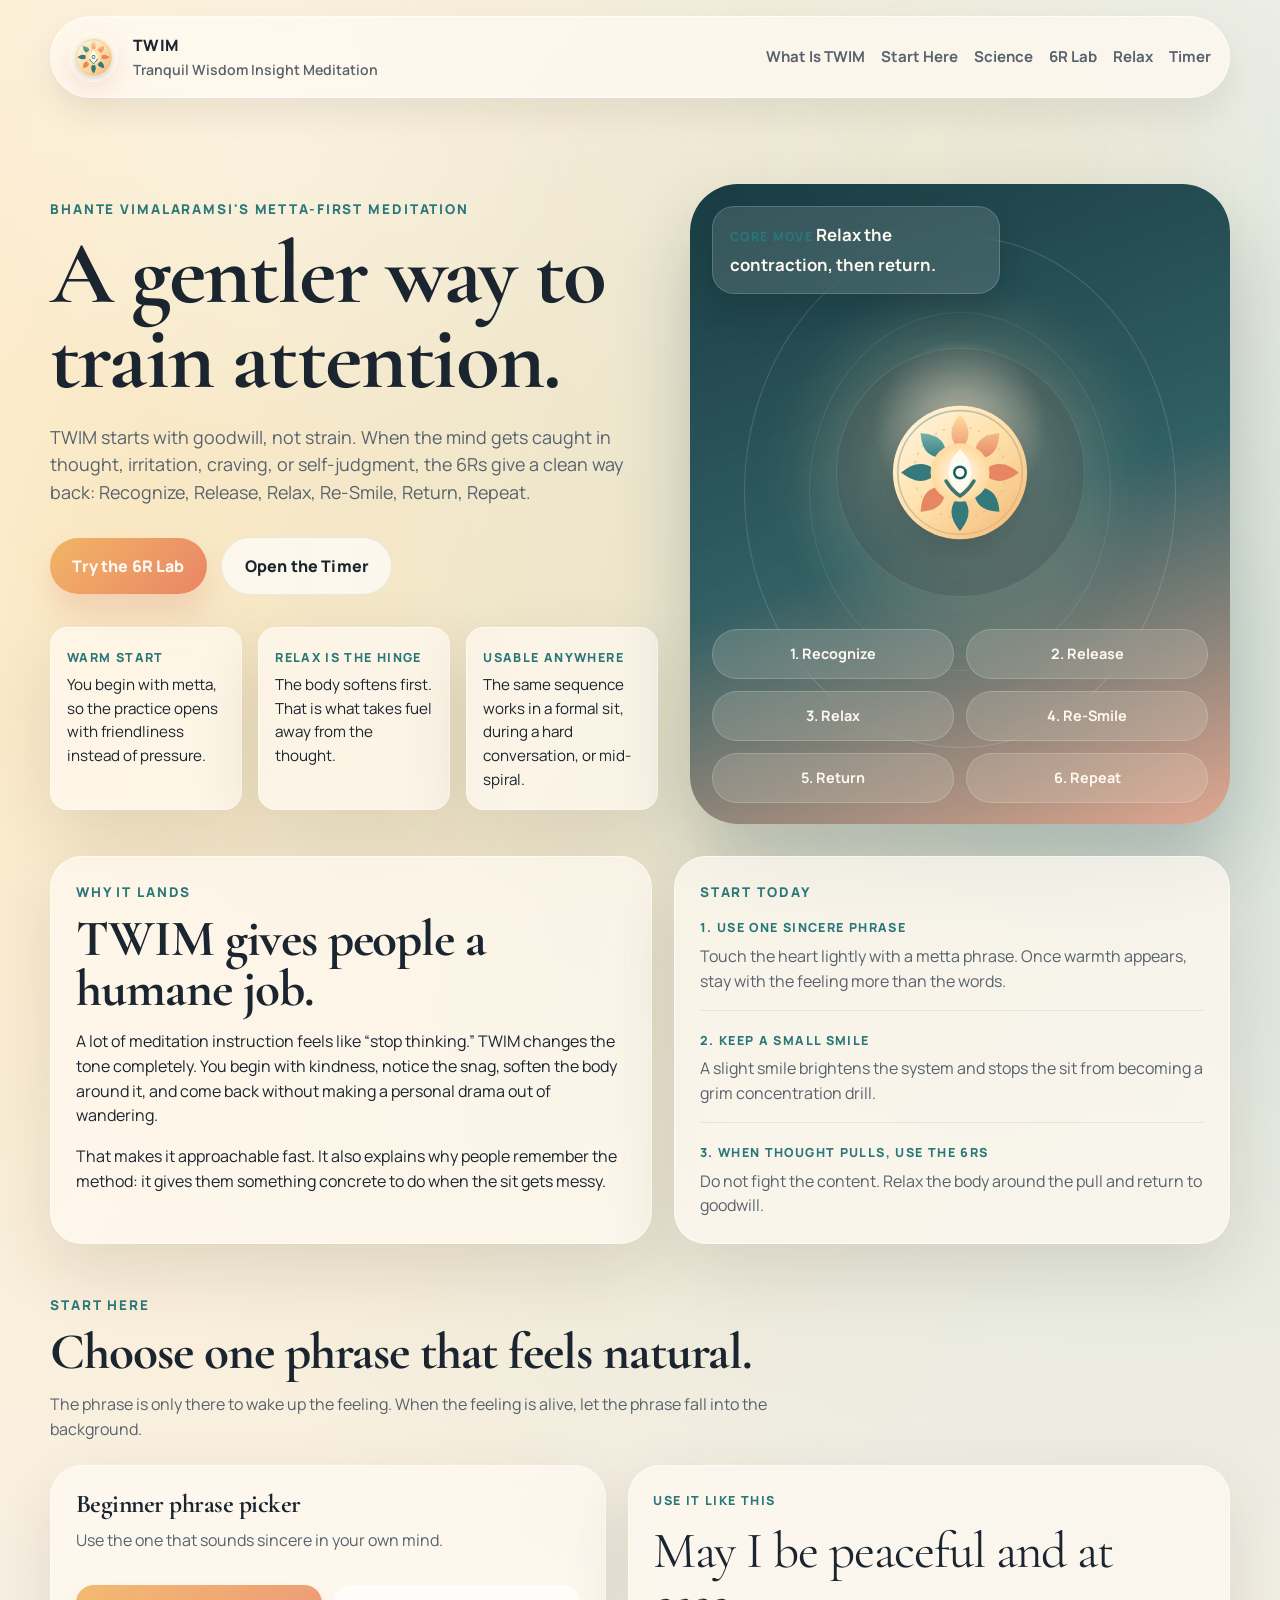
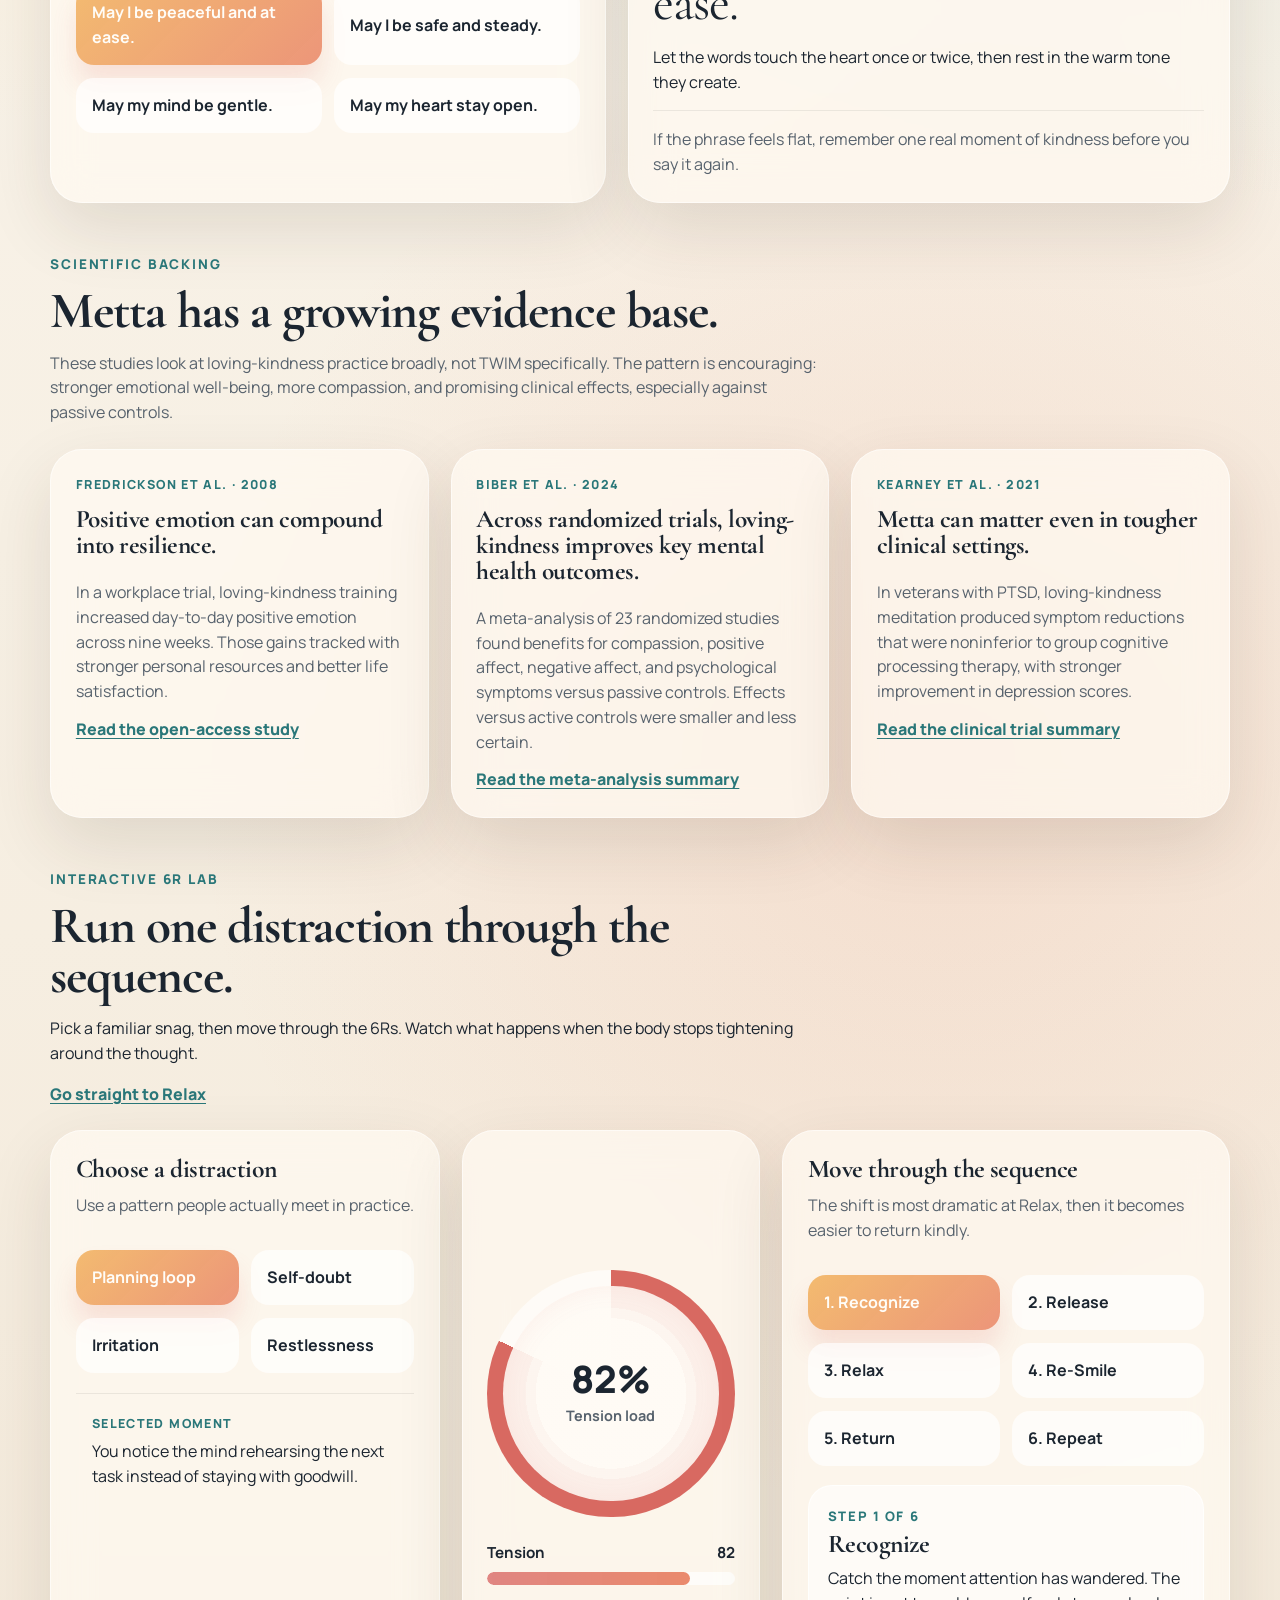
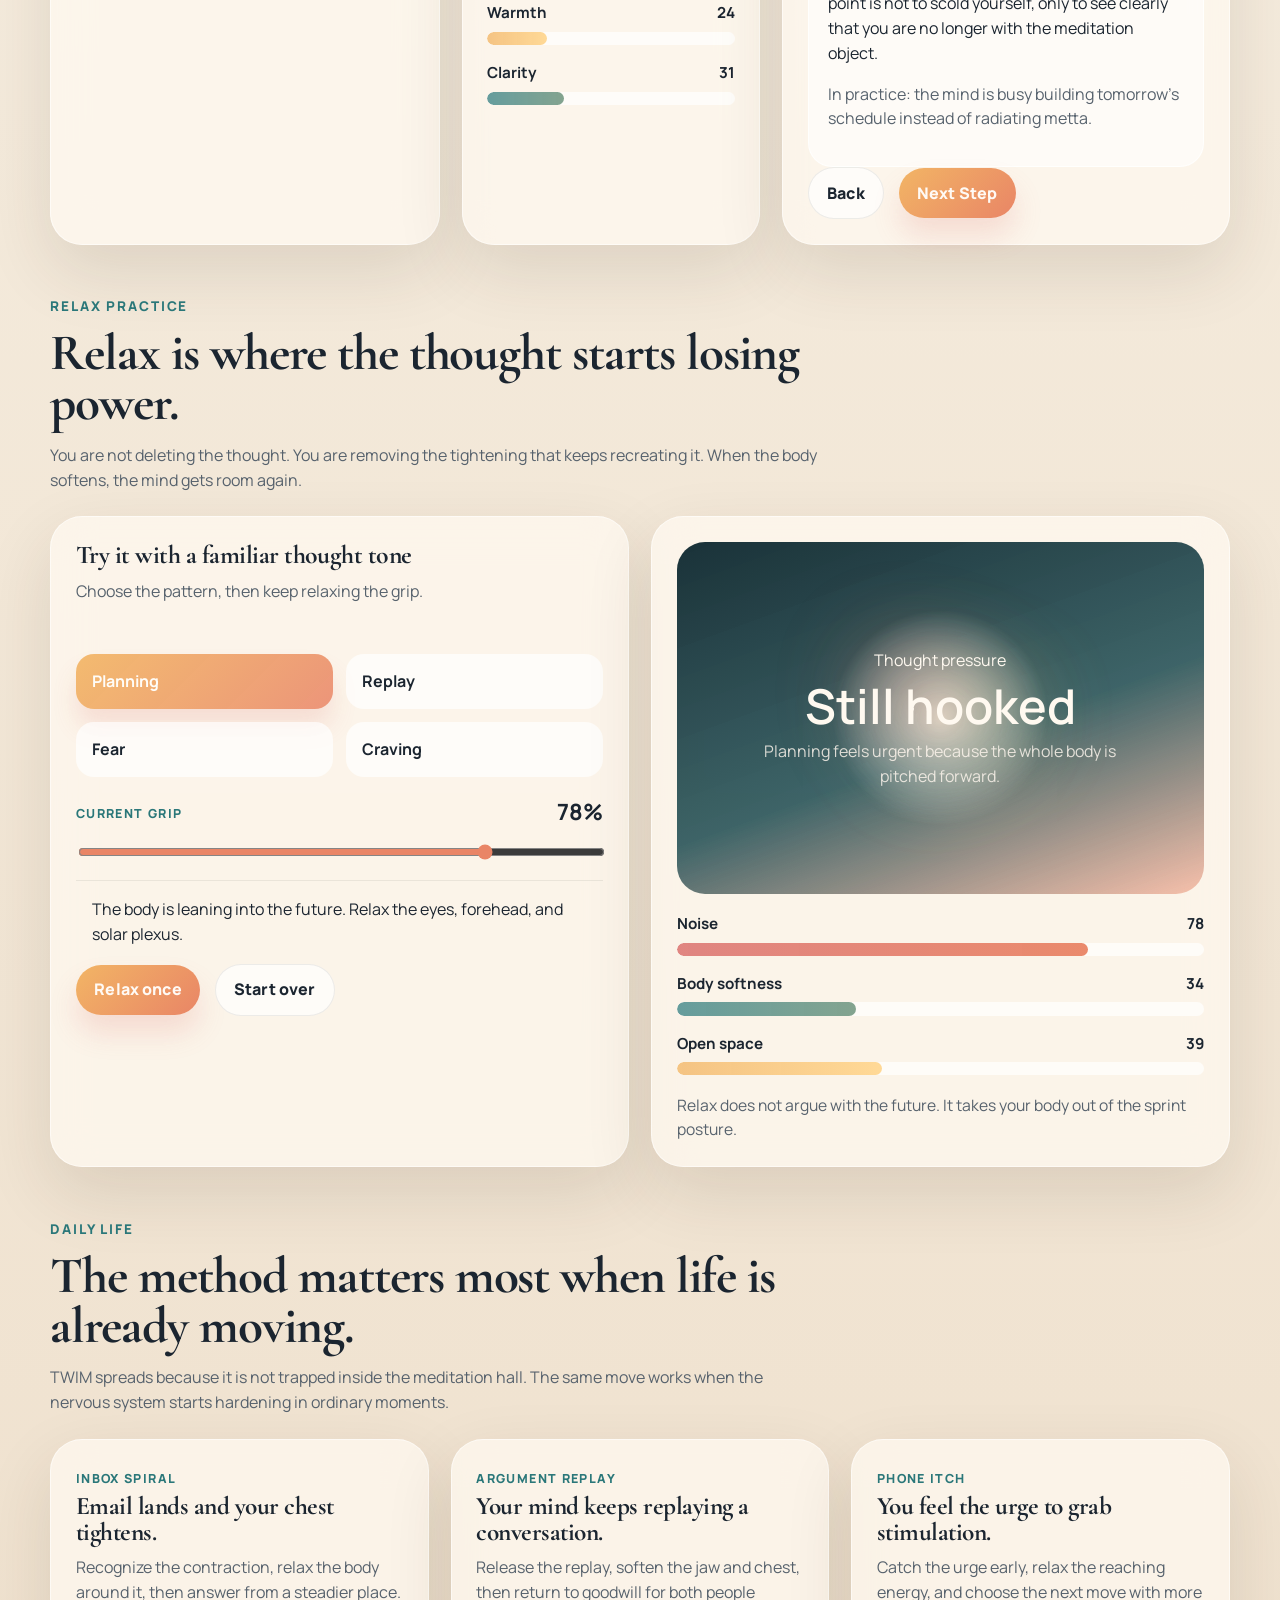
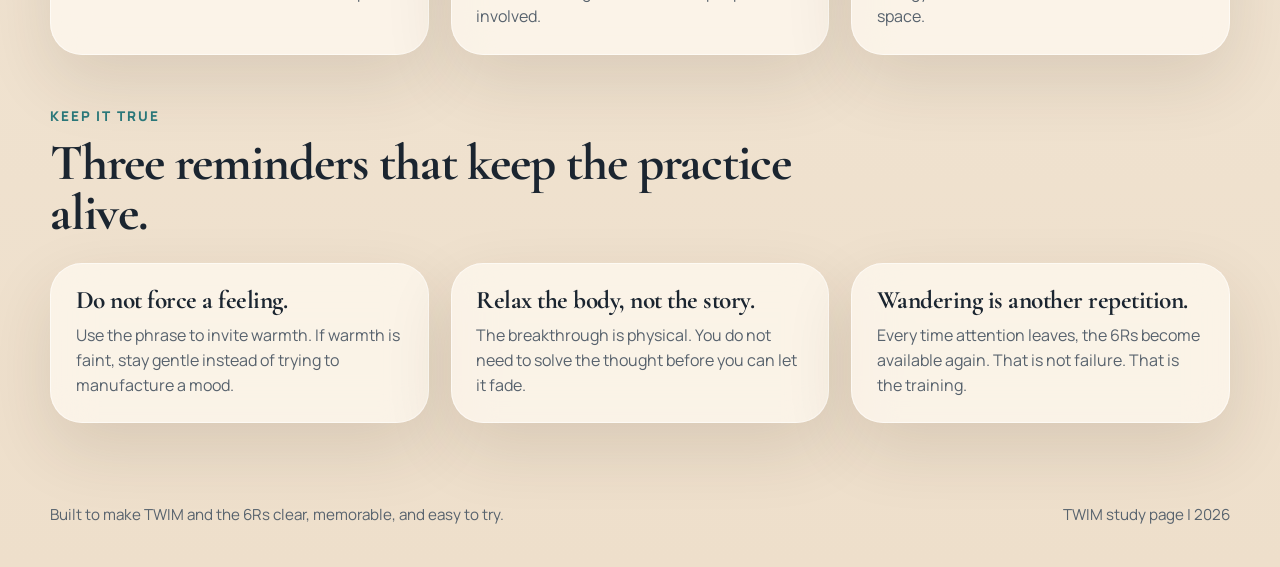
<file: index.html>
<!doctype html>
<html lang="en">
  <head>
    <meta charset="utf-8">
    <meta name="viewport" content="width=device-width, initial-scale=1">
    <title>TWIM | Metta, Relax, Return</title>
    <meta
      name="description"
      content="A clear, beautiful introduction to Tranquil Wisdom Insight Meditation, the 6R method, and why metta practice works."
    >
    <meta name="theme-color" content="#f7f0e4">
    <link rel="preconnect" href="https://fonts.googleapis.com">
    <link rel="preconnect" href="https://fonts.gstatic.com" crossorigin>
    <link
      href="https://fonts.googleapis.com/css2?family=Cormorant+Garamond:wght@500;600;700&family=Manrope:wght@400;500;600;700;800&display=swap"
      rel="stylesheet"
    >
    <link rel="stylesheet" href="styles.css">
  </head>
  <body>
    <div class="site-backdrop" aria-hidden="true"></div>

    <header class="site-header">
      <a class="brand" href="#top" aria-label="TWIM home">
        <img class="brand-logo" src="logo.svg" alt="TWIM lotus logo">
        <span class="brand-text">
          <strong>TWIM</strong>
          <span>Tranquil Wisdom Insight Meditation</span>
        </span>
      </a>
      <button class="menu-toggle" type="button" aria-expanded="false" aria-controls="site-nav">
        Menu
      </button>
      <nav class="site-nav" id="site-nav">
        <a href="#what-is-twim">What Is TWIM</a>
        <a href="#phrases">Start Here</a>
        <a href="#science">Science</a>
        <a href="#six-r-lab">6R Lab</a>
        <a href="#relax-practice">Relax</a>
        <a href="timer.html">Timer</a>
      </nav>
    </header>

    <main id="top">
      <section class="hero reveal">
        <div class="hero-copy">
          <p class="eyebrow">Bhante Vimalaramsi's metta-first meditation</p>
          <h1>A gentler way to train attention.</h1>
          <p class="hero-lede">
            TWIM starts with goodwill, not strain. When the mind gets caught in thought, irritation, craving, or
            self-judgment, the 6Rs give a clean way back: Recognize, Release, Relax, Re-Smile, Return, Repeat.
          </p>
          <div class="hero-actions">
            <a class="button button-primary" href="#six-r-lab">Try the 6R Lab</a>
            <a class="button button-ghost" href="timer.html">Open the Timer</a>
          </div>
          <div class="hero-points" aria-label="TWIM highlights">
            <article class="mini-card">
              <span class="mini-card__label">Warm start</span>
              <p>You begin with metta, so the practice opens with friendliness instead of pressure.</p>
            </article>
            <article class="mini-card">
              <span class="mini-card__label">Relax is the hinge</span>
              <p>The body softens first. That is what takes fuel away from the thought.</p>
            </article>
            <article class="mini-card">
              <span class="mini-card__label">Usable anywhere</span>
              <p>The same sequence works in a formal sit, during a hard conversation, or mid-spiral.</p>
            </article>
          </div>
        </div>

        <div class="hero-visual" aria-hidden="true">
          <div class="hero-aura hero-aura--gold"></div>
          <div class="hero-aura hero-aura--teal"></div>
          <div class="hero-halo hero-halo--outer"></div>
          <div class="hero-halo hero-halo--inner"></div>
          <div class="hero-emblem">
            <img class="hero-emblem__logo" src="logo.svg" alt="">
          </div>
          <div class="hero-visual-card hero-visual-card--top">
            <span class="hero-visual-card__label">Core move</span>
            <strong>Relax the contraction, then return.</strong>
          </div>
          <div class="hero-step-list">
            <div class="hero-step-pill">1. Recognize</div>
            <div class="hero-step-pill">2. Release</div>
            <div class="hero-step-pill">3. Relax</div>
            <div class="hero-step-pill">4. Re-Smile</div>
            <div class="hero-step-pill">5. Return</div>
            <div class="hero-step-pill">6. Repeat</div>
          </div>
        </div>
      </section>

      <section class="intro-grid reveal" id="what-is-twim">
        <article class="panel panel-story">
          <p class="eyebrow">Why it lands</p>
          <h2>TWIM gives people a humane job.</h2>
          <p>
            A lot of meditation instruction feels like “stop thinking.” TWIM changes the tone completely. You begin
            with kindness, notice the snag, soften the body around it, and come back without making a personal drama
            out of wandering.
          </p>
          <p>
            That makes it approachable fast. It also explains why people remember the method: it gives them something
            concrete to do when the sit gets messy.
          </p>
        </article>

        <article class="panel panel-start">
          <p class="eyebrow">Start today</p>
          <div class="start-list">
            <div class="start-item">
              <span class="start-item__label">1. Use one sincere phrase</span>
              <p>Touch the heart lightly with a metta phrase. Once warmth appears, stay with the feeling more than the words.</p>
            </div>
            <div class="start-item">
              <span class="start-item__label">2. Keep a small smile</span>
              <p>A slight smile brightens the system and stops the sit from becoming a grim concentration drill.</p>
            </div>
            <div class="start-item">
              <span class="start-item__label">3. When thought pulls, use the 6Rs</span>
              <p>Do not fight the content. Relax the body around the pull and return to goodwill.</p>
            </div>
          </div>
        </article>
      </section>

      <section class="section reveal" id="phrases">
        <div class="section-heading">
          <p class="eyebrow">Start Here</p>
          <h2>Choose one phrase that feels natural.</h2>
          <p>
            The phrase is only there to wake up the feeling. When the feeling is alive, let the phrase fall into the
            background.
          </p>
        </div>

        <div class="phrase-layout">
          <article class="panel">
            <div class="panel-heading">
              <h3>Beginner phrase picker</h3>
              <p>Use the one that sounds sincere in your own mind.</p>
            </div>
            <div class="phrase-grid" role="tablist" aria-label="Metta phrases">
              <button class="phrase-button is-active" type="button" data-phrase="peaceful" aria-pressed="true">
                May I be peaceful and at ease.
              </button>
              <button class="phrase-button" type="button" data-phrase="safe" aria-pressed="false">
                May I be safe and steady.
              </button>
              <button class="phrase-button" type="button" data-phrase="gentle" aria-pressed="false">
                May my mind be gentle.
              </button>
              <button class="phrase-button" type="button" data-phrase="open" aria-pressed="false">
                May my heart stay open.
              </button>
            </div>
          </article>

          <article class="panel phrase-display">
            <p class="phrase-display__label">Use it like this</p>
            <blockquote id="phraseFocus">May I be peaceful and at ease.</blockquote>
            <p id="phraseBody">
              Let the words touch the heart once or twice, then rest in the warm tone they create.
            </p>
            <p class="phrase-tip" id="phraseTip">
              If the phrase feels flat, remember one real moment of kindness before you say it again.
            </p>
          </article>
        </div>
      </section>

      <section class="section reveal" id="science">
        <div class="section-heading">
          <p class="eyebrow">Scientific Backing</p>
          <h2>Metta has a growing evidence base.</h2>
          <p>
            These studies look at loving-kindness practice broadly, not TWIM specifically. The pattern is encouraging:
            stronger emotional well-being, more compassion, and promising clinical effects, especially against passive
            controls.
          </p>
        </div>

        <div class="science-grid">
          <article class="panel science-card">
            <span class="science-card__tag">Fredrickson et al. · 2008</span>
            <h3>Positive emotion can compound into resilience.</h3>
            <p>
              In a workplace trial, loving-kindness training increased day-to-day positive emotion across nine weeks.
              Those gains tracked with stronger personal resources and better life satisfaction.
            </p>
            <a class="text-link" href="https://pmc.ncbi.nlm.nih.gov/articles/PMC3156028/" target="_blank" rel="noreferrer">
              Read the open-access study
            </a>
          </article>

          <article class="panel science-card">
            <span class="science-card__tag">Biber et al. · 2024</span>
            <h3>Across randomized trials, loving-kindness improves key mental health outcomes.</h3>
            <p>
              A meta-analysis of 23 randomized studies found benefits for compassion, positive affect, negative affect,
              and psychological symptoms versus passive controls. Effects versus active controls were smaller and less
              certain.
            </p>
            <a class="text-link" href="https://pubmed.ncbi.nlm.nih.gov/38652973/" target="_blank" rel="noreferrer">
              Read the meta-analysis summary
            </a>
          </article>

          <article class="panel science-card">
            <span class="science-card__tag">Kearney et al. · 2021</span>
            <h3>Metta can matter even in tougher clinical settings.</h3>
            <p>
              In veterans with PTSD, loving-kindness meditation produced symptom reductions that were noninferior to
              group cognitive processing therapy, with stronger improvement in depression scores.
            </p>
            <a class="text-link" href="https://pubmed.ncbi.nlm.nih.gov/33861329/" target="_blank" rel="noreferrer">
              Read the clinical trial summary
            </a>
          </article>
        </div>
      </section>

      <section class="section section-lab reveal" id="six-r-lab">
        <div class="section-heading">
          <p class="eyebrow">Interactive 6R Lab</p>
          <h2>Run one distraction through the sequence.</h2>
          <p>
            Pick a familiar snag, then move through the 6Rs. Watch what happens when the body stops tightening around
            the thought.
          </p>
          <a class="text-link" href="#relax-practice">Go straight to Relax</a>
        </div>

        <div class="lab-layout">
          <div class="panel lab-scenarios">
            <div class="panel-heading">
              <h3>Choose a distraction</h3>
              <p>Use a pattern people actually meet in practice.</p>
            </div>
            <div class="scenario-grid" role="tablist" aria-label="Distraction scenarios">
              <button class="scenario-button is-active" type="button" data-scenario="planning" aria-pressed="true">
                Planning loop
              </button>
              <button class="scenario-button" type="button" data-scenario="self-doubt" aria-pressed="false">
                Self-doubt
              </button>
              <button class="scenario-button" type="button" data-scenario="irritation" aria-pressed="false">
                Irritation
              </button>
              <button class="scenario-button" type="button" data-scenario="restlessness" aria-pressed="false">
                Restlessness
              </button>
            </div>
            <div class="lab-scenario-copy">
              <p class="lab-scenario-copy__label">Selected moment</p>
              <p id="scenarioSummary">
                You notice the mind rehearsing the next task instead of staying with goodwill.
              </p>
            </div>
          </div>

          <div class="panel lab-state">
            <div class="state-ring" id="stateRing">
              <div class="state-ring__core">
                <span id="ringMetric">82%</span>
                <small>Tension load</small>
              </div>
            </div>
            <div class="state-meters">
              <div class="meter">
                <div class="meter__header">
                  <span>Tension</span>
                  <strong id="tensionValue">82</strong>
                </div>
                <div class="meter__track">
                  <div class="meter__fill meter__fill--tension" id="tensionBar"></div>
                </div>
              </div>
              <div class="meter">
                <div class="meter__header">
                  <span>Warmth</span>
                  <strong id="warmthValue">24</strong>
                </div>
                <div class="meter__track">
                  <div class="meter__fill meter__fill--warmth" id="warmthBar"></div>
                </div>
              </div>
              <div class="meter">
                <div class="meter__header">
                  <span>Clarity</span>
                  <strong id="clarityValue">31</strong>
                </div>
                <div class="meter__track">
                  <div class="meter__fill meter__fill--clarity" id="clarityBar"></div>
                </div>
              </div>
            </div>
          </div>

          <div class="panel lab-steps">
            <div class="panel-heading">
              <h3>Move through the sequence</h3>
              <p>The shift is most dramatic at Relax, then it becomes easier to return kindly.</p>
            </div>
            <div class="step-grid" role="tablist" aria-label="6R steps">
              <button class="step-button is-active" type="button" data-step="0" aria-pressed="true">
                1. Recognize
              </button>
              <button class="step-button" type="button" data-step="1" aria-pressed="false">
                2. Release
              </button>
              <button class="step-button" type="button" data-step="2" aria-pressed="false">
                3. Relax
              </button>
              <button class="step-button" type="button" data-step="3" aria-pressed="false">
                4. Re-Smile
              </button>
              <button class="step-button" type="button" data-step="4" aria-pressed="false">
                5. Return
              </button>
              <button class="step-button" type="button" data-step="5" aria-pressed="false">
                6. Repeat
              </button>
            </div>
            <article class="step-detail">
              <p class="step-detail__count" id="stepCount">Step 1 of 6</p>
              <h3 id="stepTitle">Recognize</h3>
              <p id="stepBody">
                Catch the moment attention has wandered. The point is not to scold yourself, only to see clearly that
                you are no longer with the meditation object.
              </p>
              <p class="step-detail__prompt" id="stepPrompt">
                In practice: the mind is busy building tomorrow's schedule instead of radiating metta.
              </p>
            </article>
            <div class="lab-controls">
              <button class="button button-ghost button-small" id="prevStep" type="button">Back</button>
              <button class="button button-primary button-small" id="nextStep" type="button">Next Step</button>
            </div>
          </div>
        </div>
      </section>

      <section class="section reveal" id="relax-practice">
        <div class="section-heading">
          <p class="eyebrow">Relax Practice</p>
          <h2>Relax is where the thought starts losing power.</h2>
          <p>
            You are not deleting the thought. You are removing the tightening that keeps recreating it. When the body
            softens, the mind gets room again.
          </p>
        </div>

        <div class="relax-layout">
          <article class="panel relax-controls-panel">
            <div class="panel-heading">
              <h3>Try it with a familiar thought tone</h3>
              <p>Choose the pattern, then keep relaxing the grip.</p>
            </div>
            <div class="relax-mode-grid" role="tablist" aria-label="Thought modes">
              <button class="relax-mode is-active" type="button" data-mode="planning" aria-pressed="true">
                Planning
              </button>
              <button class="relax-mode" type="button" data-mode="replay" aria-pressed="false">
                Replay
              </button>
              <button class="relax-mode" type="button" data-mode="fear" aria-pressed="false">
                Fear
              </button>
              <button class="relax-mode" type="button" data-mode="craving" aria-pressed="false">
                Craving
              </button>
            </div>
            <div class="relax-grip-block">
              <div class="relax-grip-copy">
                <span class="relax-grip-copy__label">Current grip</span>
                <strong><span id="gripValue">78</span>%</strong>
              </div>
              <input id="gripSlider" type="range" min="0" max="100" step="1" value="78">
            </div>
            <div class="relax-note" id="relaxNote">
              The body is leaning into the future. Relax the eyes, forehead, and solar plexus.
            </div>
            <div class="lab-controls">
              <button class="button button-primary button-small" id="relaxPulse" type="button">Relax once</button>
              <button class="button button-ghost button-small" id="relaxReset" type="button">Start over</button>
            </div>
          </article>

          <article class="panel relax-visual-panel">
            <div class="relax-stage" id="relaxStage" style="--grip-scale: 0.78;">
              <div class="relax-glow"></div>
              <div class="relax-cloud"></div>
              <div class="relax-center">
                <span class="relax-center__label">Thought pressure</span>
                <strong id="relaxHeadline">Still hooked</strong>
                <p id="relaxCue">There is too much body tension for the thought to pass through cleanly.</p>
              </div>
            </div>
            <div class="relax-meter-grid">
              <div class="meter">
                <div class="meter__header">
                  <span>Noise</span>
                  <strong id="noiseValue">78</strong>
                </div>
                <div class="meter__track">
                  <div class="meter__fill meter__fill--tension" id="noiseBar"></div>
                </div>
              </div>
              <div class="meter">
                <div class="meter__header">
                  <span>Body softness</span>
                  <strong id="softnessValue">22</strong>
                </div>
                <div class="meter__track">
                  <div class="meter__fill meter__fill--clarity" id="softnessBar"></div>
                </div>
              </div>
              <div class="meter">
                <div class="meter__header">
                  <span>Open space</span>
                  <strong id="spaceValue">31</strong>
                </div>
                <div class="meter__track">
                  <div class="meter__fill meter__fill--warmth" id="spaceBar"></div>
                </div>
              </div>
            </div>
            <p class="relax-result" id="relaxResult">
              Relax does not suppress the thought. It removes the tightening that keeps re-creating it.
            </p>
          </article>
        </div>
      </section>

      <section class="section reveal" id="daily-life">
        <div class="section-heading">
          <p class="eyebrow">Daily Life</p>
          <h2>The method matters most when life is already moving.</h2>
          <p>
            TWIM spreads because it is not trapped inside the meditation hall. The same move works when the nervous
            system starts hardening in ordinary moments.
          </p>
        </div>

        <div class="daily-grid">
          <article class="panel daily-card">
            <span class="daily-card__tag">Inbox spiral</span>
            <h3>Email lands and your chest tightens.</h3>
            <p>Recognize the contraction, relax the body around it, then answer from a steadier place.</p>
          </article>
          <article class="panel daily-card">
            <span class="daily-card__tag">Argument replay</span>
            <h3>Your mind keeps replaying a conversation.</h3>
            <p>Release the replay, soften the jaw and chest, then return to goodwill for both people involved.</p>
          </article>
          <article class="panel daily-card">
            <span class="daily-card__tag">Phone itch</span>
            <h3>You feel the urge to grab stimulation.</h3>
            <p>Catch the urge early, relax the reaching energy, and choose the next move with more space.</p>
          </article>
        </div>
      </section>

      <section class="section reveal" id="keep-it-true">
        <div class="section-heading">
          <p class="eyebrow">Keep It True</p>
          <h2>Three reminders that keep the practice alive.</h2>
        </div>

        <div class="practice-grid">
          <article class="panel practice-card">
            <h3>Do not force a feeling.</h3>
            <p>Use the phrase to invite warmth. If warmth is faint, stay gentle instead of trying to manufacture a mood.</p>
          </article>
          <article class="panel practice-card">
            <h3>Relax the body, not the story.</h3>
            <p>The breakthrough is physical. You do not need to solve the thought before you can let it fade.</p>
          </article>
          <article class="panel practice-card">
            <h3>Wandering is another repetition.</h3>
            <p>Every time attention leaves, the 6Rs become available again. That is not failure. That is the training.</p>
          </article>
        </div>
      </section>
    </main>

    <footer class="site-footer">
      <p>Built to make TWIM and the 6Rs clear, memorable, and easy to try.</p>
      <p class="site-footer__meta">TWIM study page | <span id="year"></span></p>
    </footer>

    <script src="script.js"></script>
  </body>
</html>
</file>
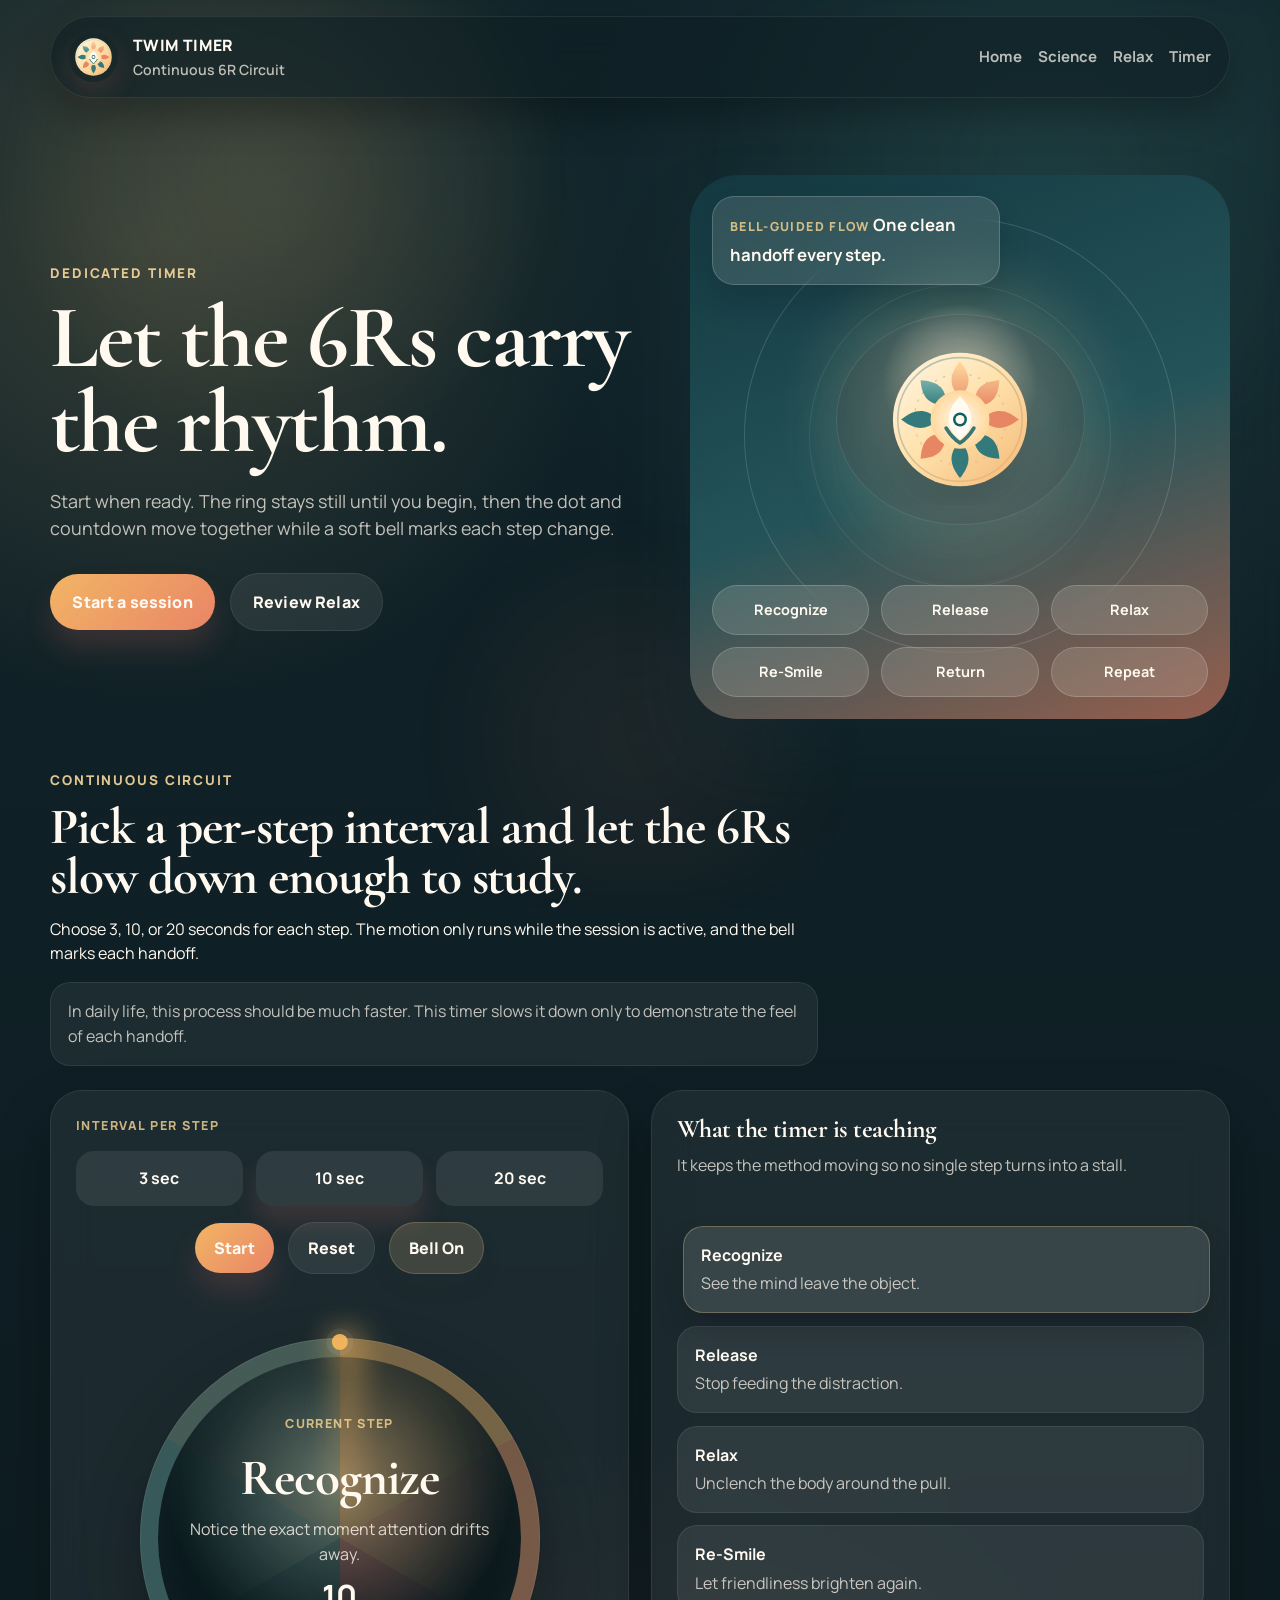
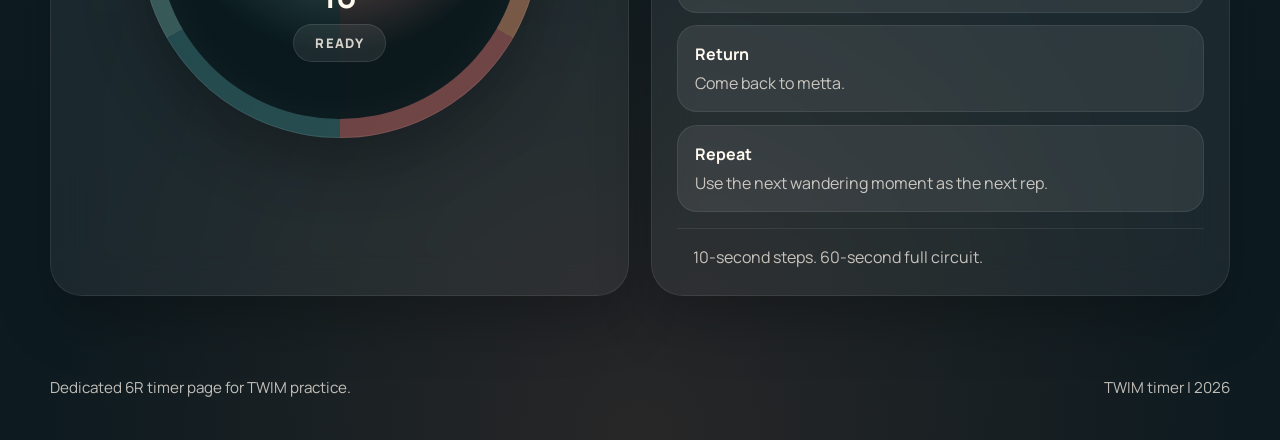
<file: timer.html>
<!doctype html>
<html lang="en">
  <head>
    <meta charset="utf-8">
    <meta name="viewport" content="width=device-width, initial-scale=1">
    <title>TWIM Timer | 6R Circuit</title>
    <meta
      name="description"
      content="A dedicated 6R timer with a start-first flow, clean pacing controls, and soft bell cues."
    >
    <meta name="theme-color" content="#0f2328">
    <link rel="preconnect" href="https://fonts.googleapis.com">
    <link rel="preconnect" href="https://fonts.gstatic.com" crossorigin>
    <link
      href="https://fonts.googleapis.com/css2?family=Cormorant+Garamond:wght@500;600;700&family=Manrope:wght@400;500;600;700;800&display=swap"
      rel="stylesheet"
    >
    <link rel="stylesheet" href="styles.css">
  </head>
  <body class="page-timer">
    <div class="site-backdrop" aria-hidden="true"></div>

    <header class="site-header">
      <a class="brand" href="index.html" aria-label="Back to TWIM home">
        <img class="brand-logo" src="logo.svg" alt="TWIM lotus logo">
        <span class="brand-text">
          <strong>TWIM Timer</strong>
          <span>Continuous 6R Circuit</span>
        </span>
      </a>
      <button class="menu-toggle" type="button" aria-expanded="false" aria-controls="site-nav">
        Menu
      </button>
      <nav class="site-nav" id="site-nav">
        <a href="index.html">Home</a>
        <a href="index.html#science">Science</a>
        <a href="index.html#relax-practice">Relax</a>
        <a href="#timer">Timer</a>
      </nav>
    </header>

    <main id="top">
      <section class="hero hero--timer reveal">
        <div class="hero-copy">
          <p class="eyebrow">Dedicated Timer</p>
          <h1>Let the 6Rs carry the rhythm.</h1>
          <p class="hero-lede">
            Start when ready. The ring stays still until you begin, then the dot and countdown move together while a
            soft bell marks each step change.
          </p>
          <div class="hero-actions">
            <a class="button button-primary" href="#timer">Start a session</a>
            <a class="button button-ghost" href="index.html#relax-practice">Review Relax</a>
          </div>
        </div>

        <div class="hero-visual hero-visual--timer" aria-hidden="true">
          <div class="hero-aura hero-aura--gold"></div>
          <div class="hero-aura hero-aura--teal"></div>
          <div class="hero-halo hero-halo--outer"></div>
          <div class="hero-halo hero-halo--inner"></div>
          <div class="hero-emblem">
            <img class="hero-emblem__logo" src="logo.svg" alt="">
          </div>
          <div class="hero-visual-card hero-visual-card--top">
            <span class="hero-visual-card__label">Bell-guided flow</span>
            <strong>One clean handoff every step.</strong>
          </div>
          <div class="hero-step-list hero-step-list--tight">
            <div class="hero-step-pill">Recognize</div>
            <div class="hero-step-pill">Release</div>
            <div class="hero-step-pill">Relax</div>
            <div class="hero-step-pill">Re-Smile</div>
            <div class="hero-step-pill">Return</div>
            <div class="hero-step-pill">Repeat</div>
          </div>
        </div>
      </section>

      <section class="section reveal" id="timer">
        <div class="section-heading">
          <p class="eyebrow">Continuous Circuit</p>
          <h2>Pick a per-step interval and let the 6Rs slow down enough to study.</h2>
          <p>
            Choose 3, 10, or 20 seconds for each step. The motion only runs while the session is active, and the bell
            marks each handoff.
          </p>
          <p class="timer-disclaimer">
            In daily life, this process should be much faster. This timer slows it down only to demonstrate the feel of
            each handoff.
          </p>
        </div>

        <div class="timer-layout">
          <article class="panel timer-stage-panel">
            <div class="timer-controls timer-controls--stacked">
              <p class="timer-controls__label">Interval per step</p>
              <div class="pace-grid" role="tablist" aria-label="Timer pace">
                <button class="pace-button" type="button" data-duration="3" aria-pressed="false">3 sec</button>
                <button class="pace-button is-active" type="button" data-duration="10" aria-pressed="true">10 sec</button>
                <button class="pace-button" type="button" data-duration="20" aria-pressed="false">20 sec</button>
              </div>
              <label class="timer-interval-select-wrap" for="timerIntervalSelect">
                <span class="visually-hidden">Interval per step</span>
                <select class="timer-interval-select" id="timerIntervalSelect">
                  <option value="3">3 seconds per step</option>
                  <option value="10" selected>10 seconds per step</option>
                  <option value="20">20 seconds per step</option>
                </select>
              </label>
              <div class="timer-button-row">
                <button class="button button-primary button-small" id="timerToggle" type="button">Start</button>
                <button class="button button-ghost button-small" id="timerReset" type="button">Reset</button>
                <button class="button button-ghost button-small" id="bellToggle" type="button" aria-pressed="true">Bell On</button>
              </div>
            </div>

            <div class="timer-shell">
              <div class="timer-glow" id="timerGlow"></div>
              <div class="timer-ring" id="timerRing">
                <div class="timer-dot" id="timerDot"></div>
                <div class="timer-center">
                  <span class="timer-center__label">Current step</span>
                  <h3 id="timerCurrentStep">Recognize</h3>
                  <p id="timerCurrentCue">Notice the exact moment attention drifts away.</p>
                  <div class="timer-readout">
                    <strong id="timerStepSeconds">10</strong>
                  </div>
                  <div class="timer-state-pill" id="timerStatePill">Ready</div>
                </div>
              </div>
            </div>
          </article>

          <article class="panel timer-steps-panel">
            <div class="panel-heading">
              <h3>What the timer is teaching</h3>
              <p>It keeps the method moving so no single step turns into a stall.</p>
            </div>
            <ul class="timer-step-list" id="timerStepList">
              <li class="timer-step-item is-active" data-timer-step="0">
                <strong>Recognize</strong>
                <p>See the mind leave the object.</p>
              </li>
              <li class="timer-step-item" data-timer-step="1">
                <strong>Release</strong>
                <p>Stop feeding the distraction.</p>
              </li>
              <li class="timer-step-item" data-timer-step="2">
                <strong>Relax</strong>
                <p>Unclench the body around the pull.</p>
              </li>
              <li class="timer-step-item" data-timer-step="3">
                <strong>Re-Smile</strong>
                <p>Let friendliness brighten again.</p>
              </li>
              <li class="timer-step-item" data-timer-step="4">
                <strong>Return</strong>
                <p>Come back to metta.</p>
              </li>
              <li class="timer-step-item" data-timer-step="5">
                <strong>Repeat</strong>
                <p>Use the next wandering moment as the next rep.</p>
              </li>
            </ul>
            <div class="timer-loop-note" id="timerLoopNote">One minute circuit. 10 seconds per step.</div>
          </article>
        </div>
      </section>
    </main>

    <footer class="site-footer">
      <p>Dedicated 6R timer page for TWIM practice.</p>
      <p class="site-footer__meta">TWIM timer | <span id="year"></span></p>
    </footer>

    <script src="timer.js"></script>
  </body>
</html>
</file>
<file: styles.css>
:root {
  color-scheme: light;
  --bg: #f7f0e4;
  --bg-deep: #eedfcb;
  --surface: rgba(255, 250, 242, 0.72);
  --surface-strong: rgba(255, 252, 246, 0.92);
  --surface-dark: rgba(17, 35, 40, 0.82);
  --border: rgba(26, 37, 44, 0.08);
  --border-strong: rgba(255, 255, 255, 0.56);
  --ink: #1b2530;
  --ink-soft: #57626d;
  --cream: #fff9f0;
  --teal: #2a7779;
  --pine: #143840;
  --sage: #7ea08b;
  --amber: #f2b565;
  --gold: #ffd894;
  --coral: #e98566;
  --lotus: #d86961;
  --shadow: 0 26px 68px rgba(54, 40, 24, 0.12);
  --shadow-soft: 0 16px 34px rgba(54, 40, 24, 0.08);
  --radius-xl: 32px;
  --radius-lg: 24px;
  --radius-md: 18px;
  --content-width: min(1180px, calc(100vw - 2rem));
}

*,
*::before,
*::after {
  box-sizing: border-box;
}

html {
  scroll-behavior: smooth;
  -webkit-text-size-adjust: 100%;
  text-size-adjust: 100%;
}

body {
  margin: 0;
  min-height: 100vh;
  font-family: "Manrope", "Avenir Next", "Segoe UI", sans-serif;
  color: var(--ink);
  background:
    radial-gradient(circle at 10% 10%, rgba(255, 220, 150, 0.48), transparent 24%),
    radial-gradient(circle at 88% 12%, rgba(121, 173, 163, 0.28), transparent 24%),
    radial-gradient(circle at 74% 44%, rgba(233, 133, 102, 0.16), transparent 24%),
    linear-gradient(180deg, #fbf7f1 0%, var(--bg) 40%, var(--bg-deep) 100%);
  line-height: 1.55;
  overflow-x: hidden;
}

body.page-timer {
  color: var(--cream);
  background:
    radial-gradient(circle at 12% 12%, rgba(255, 205, 122, 0.16), transparent 22%),
    radial-gradient(circle at 82% 12%, rgba(88, 150, 144, 0.16), transparent 24%),
    radial-gradient(circle at 50% 100%, rgba(233, 133, 102, 0.12), transparent 28%),
    linear-gradient(180deg, #10242a 0%, #0f2026 38%, #0d1a1f 100%);
}

::selection {
  background: rgba(242, 181, 101, 0.3);
}

.site-backdrop {
  position: fixed;
  inset: 0;
  z-index: -1;
  pointer-events: none;
  background:
    radial-gradient(circle at 22% 18%, rgba(255, 255, 255, 0.3), transparent 26%),
    radial-gradient(circle at 80% 18%, rgba(255, 218, 156, 0.15), transparent 30%),
    radial-gradient(circle at 78% 82%, rgba(42, 119, 121, 0.08), transparent 28%);
  filter: blur(18px);
  opacity: 0.92;
}

body.page-timer .site-backdrop {
  background:
    radial-gradient(circle at 22% 20%, rgba(255, 219, 148, 0.12), transparent 24%),
    radial-gradient(circle at 82% 18%, rgba(62, 121, 118, 0.16), transparent 28%),
    radial-gradient(circle at 50% 82%, rgba(233, 133, 102, 0.08), transparent 24%);
}

a {
  color: inherit;
  text-decoration: none;
}

img {
  display: block;
  max-width: 100%;
}

button,
input,
select,
textarea {
  font: inherit;
}

.visually-hidden {
  position: absolute;
  width: 1px;
  height: 1px;
  padding: 0;
  margin: -1px;
  overflow: hidden;
  clip: rect(0, 0, 0, 0);
  white-space: nowrap;
  border: 0;
}

.site-header,
main,
.site-footer {
  width: var(--content-width);
  margin-inline: auto;
}

.site-header {
  position: sticky;
  top: 1rem;
  z-index: 30;
  display: flex;
  align-items: center;
  justify-content: space-between;
  gap: 1.2rem;
  margin-top: 1rem;
  padding: 0.95rem 1.1rem;
  background: rgba(255, 250, 242, 0.76);
  border: 1px solid rgba(255, 255, 255, 0.65);
  border-radius: 999px;
  box-shadow: 0 16px 32px rgba(54, 40, 24, 0.08);
  backdrop-filter: blur(18px);
}

body.page-timer .site-header {
  background: rgba(15, 31, 36, 0.62);
  border-color: rgba(255, 255, 255, 0.08);
  box-shadow: 0 18px 36px rgba(0, 0, 0, 0.26);
}

.brand {
  display: inline-flex;
  align-items: center;
  gap: 0.9rem;
  min-width: 0;
}

.brand-logo {
  width: 3.1rem;
  height: 3.1rem;
  flex: 0 0 auto;
  border-radius: 50%;
  box-shadow: 0 10px 24px rgba(216, 105, 97, 0.16);
}

.brand-text {
  display: grid;
  gap: 0.12rem;
  min-width: 0;
}

.brand-text strong {
  font-size: 0.98rem;
  font-weight: 800;
  letter-spacing: 0.04em;
  text-transform: uppercase;
}

.brand-text span {
  color: var(--ink-soft);
  font-size: 0.88rem;
  font-weight: 600;
}

body.page-timer .brand-text strong {
  color: var(--cream);
}

body.page-timer .brand-text span {
  color: rgba(255, 247, 238, 0.72);
}

.site-nav {
  display: flex;
  align-items: center;
  gap: 1rem;
  flex-wrap: wrap;
}

.site-nav a {
  color: var(--ink-soft);
  font-size: 0.94rem;
  font-weight: 700;
  transition: color 180ms ease;
}

.site-nav a:hover,
.site-nav a:focus-visible {
  color: var(--ink);
}

body.page-timer .site-nav a {
  color: rgba(255, 247, 238, 0.72);
}

body.page-timer .site-nav a:hover,
body.page-timer .site-nav a:focus-visible {
  color: var(--cream);
}

.menu-toggle {
  display: none;
  appearance: none;
  border: 0;
  border-radius: 999px;
  background: rgba(255, 255, 255, 0.78);
  color: var(--ink);
  padding: 0.78rem 1rem;
  font-weight: 800;
  cursor: pointer;
}

body.page-timer .menu-toggle {
  background: rgba(255, 255, 255, 0.08);
  color: var(--cream);
}

main {
  padding: 2.4rem 0 5rem;
}

.hero,
.section,
.intro-grid {
  margin-top: 2rem;
}

.hero {
  display: grid;
  grid-template-columns: 1.06fr 0.94fr;
  gap: 2rem;
  align-items: center;
  padding-top: 1rem;
}

.hero--timer {
  padding-top: 0.4rem;
}

.eyebrow {
  margin: 0 0 0.7rem;
  color: var(--teal);
  font-size: 0.84rem;
  font-weight: 800;
  letter-spacing: 0.14em;
  text-transform: uppercase;
}

body.page-timer .eyebrow {
  color: rgba(255, 221, 161, 0.88);
}

h1,
h2,
h3,
blockquote {
  font-family: "Cormorant Garamond", "Iowan Old Style", "Palatino Linotype", serif;
  letter-spacing: -0.02em;
}

h1 {
  margin: 0;
  font-size: clamp(3.25rem, 7vw, 5.8rem);
  line-height: 0.95;
}

h2 {
  margin: 0 0 0.9rem;
  font-size: clamp(2.1rem, 4vw, 3.35rem);
  line-height: 0.98;
}

h3 {
  margin: 0 0 0.55rem;
  font-size: clamp(1.5rem, 2vw, 2rem);
  line-height: 1.02;
}

p,
blockquote {
  margin: 0 0 1rem;
}

.hero-lede,
.section-heading p:last-child,
.panel-heading p,
.step-detail__prompt,
.daily-card p,
.practice-card p,
.start-item p,
.site-footer,
.relax-result,
.timer-loop-note,
.timer-step-item p,
.phrase-tip,
.science-card p,
.text-link {
  color: var(--ink-soft);
}

body.page-timer .hero-lede,
body.page-timer .section-heading p:last-child,
body.page-timer .panel-heading p,
body.page-timer .timer-step-item p,
body.page-timer .timer-loop-note,
body.page-timer .site-footer,
body.page-timer .text-link {
  color: rgba(255, 247, 238, 0.74);
}

.hero-lede {
  max-width: 43rem;
  margin-top: 1.4rem;
  font-size: 1.12rem;
}

.hero-actions,
.lab-controls,
.timer-controls,
.timer-button-row {
  display: flex;
  flex-wrap: wrap;
  gap: 0.9rem;
  align-items: center;
}

.hero-actions {
  margin-top: 1.9rem;
}

.button {
  appearance: none;
  border: 0;
  border-radius: 999px;
  padding: 0.95rem 1.4rem;
  font-weight: 800;
  letter-spacing: 0.01em;
  cursor: pointer;
  transition:
    transform 180ms ease,
    box-shadow 180ms ease,
    background 180ms ease,
    color 180ms ease,
    border-color 180ms ease;
}

.button:hover,
.button:focus-visible {
  transform: translateY(-1px);
}

.button:focus-visible,
.scenario-button:focus-visible,
.step-button:focus-visible,
.relax-mode:focus-visible,
.pace-button:focus-visible,
.phrase-button:focus-visible,
.menu-toggle:focus-visible,
.text-link:focus-visible {
  outline: 2px solid rgba(42, 119, 121, 0.34);
  outline-offset: 2px;
}

.button-primary {
  background: linear-gradient(135deg, var(--amber), var(--coral));
  color: #fffaf5;
  box-shadow: 0 18px 28px rgba(216, 103, 99, 0.18);
}

.button-ghost {
  background: rgba(255, 255, 255, 0.68);
  color: var(--ink);
  border: 1px solid rgba(27, 37, 48, 0.08);
}

.button-ghost.is-active,
.button-ghost[aria-pressed="true"] {
  background: rgba(255, 255, 255, 0.9);
  border-color: rgba(242, 181, 101, 0.36);
  box-shadow: 0 12px 22px rgba(54, 40, 24, 0.08);
}

body.page-timer .button-ghost {
  background: rgba(255, 255, 255, 0.08);
  color: var(--cream);
  border-color: rgba(255, 255, 255, 0.08);
}

body.page-timer .button-ghost.is-active,
body.page-timer .button-ghost[aria-pressed="true"] {
  background: rgba(255, 219, 148, 0.16);
  border-color: rgba(255, 219, 148, 0.18);
}

.button-small {
  padding: 0.78rem 1.15rem;
}

.text-link {
  display: inline-flex;
  align-items: center;
  gap: 0.35rem;
  font-weight: 800;
  color: var(--teal);
  text-decoration: underline;
  text-decoration-thickness: 1px;
  text-underline-offset: 0.18em;
}

body.page-timer .text-link {
  color: rgba(255, 219, 148, 0.88);
}

.hero-points {
  display: grid;
  grid-template-columns: repeat(3, minmax(0, 1fr));
  gap: 1rem;
  margin-top: 2rem;
}

.mini-card,
.panel {
  background: var(--surface);
  border: 1px solid var(--border-strong);
  box-shadow: var(--shadow);
  backdrop-filter: blur(20px);
}

body.page-timer .panel,
body.page-timer .mini-card {
  background: rgba(255, 255, 255, 0.06);
  border-color: rgba(255, 255, 255, 0.08);
  box-shadow: 0 26px 56px rgba(0, 0, 0, 0.24);
}

.mini-card {
  padding: 1rem 1rem 1.1rem;
  border-radius: var(--radius-md);
}

.mini-card__label,
.lab-scenario-copy__label,
.relax-grip-copy__label,
.daily-card__tag,
.start-item__label,
.timer-center__label,
.phrase-display__label,
.science-card__tag,
.hero-visual-card__label {
  display: inline-flex;
  align-items: center;
  margin-bottom: 0.4rem;
  font-size: 0.78rem;
  font-weight: 800;
  letter-spacing: 0.11em;
  text-transform: uppercase;
  color: var(--teal);
}

body.page-timer .timer-center__label,
body.page-timer .hero-visual-card__label {
  color: rgba(255, 219, 148, 0.78);
}

.mini-card p {
  margin: 0;
  font-size: 0.95rem;
}

.hero-visual {
  position: relative;
  min-height: 40rem;
  border-radius: 3rem;
  background:
    radial-gradient(circle at 50% 38%, rgba(255, 246, 220, 0.86), transparent 18%),
    linear-gradient(160deg, rgba(20, 56, 64, 0.98), rgba(37, 86, 92, 0.94) 52%, rgba(233, 133, 102, 0.62) 100%);
  overflow: hidden;
  box-shadow: 0 40px 72px rgba(21, 52, 61, 0.22);
}

.hero--timer .hero-visual {
  min-height: 34rem;
}

.hero-aura {
  position: absolute;
  border-radius: 50%;
  filter: blur(18px);
}

.hero-aura--gold {
  inset: 10% 16% 22%;
  background: radial-gradient(circle, rgba(255, 221, 164, 0.42), transparent 64%);
}

.hero-aura--teal {
  inset: 20% 22% 18%;
  background: radial-gradient(circle, rgba(47, 122, 124, 0.18), transparent 68%);
}

.hero-halo {
  position: absolute;
  border-radius: 50%;
  border: 1px solid rgba(255, 255, 255, 0.15);
}

.hero-halo--outer {
  inset: 8% 10% 12%;
  animation: halo-spin 30s linear infinite;
}

.hero-halo--inner {
  inset: 20% 22% 24%;
  opacity: 0.56;
  animation: halo-spin-reverse 22s linear infinite;
}

.hero-emblem {
  position: absolute;
  inset: 18% 18% 28%;
  display: grid;
  place-items: center;
}

.hero-emblem::before {
  content: "";
  position: absolute;
  inset: 14%;
  border-radius: 50%;
  background: radial-gradient(circle, rgba(255, 255, 255, 0.18), rgba(10, 28, 33, 0.42));
  border: 1px solid rgba(255, 255, 255, 0.14);
  box-shadow: inset 0 0 40px rgba(255, 255, 255, 0.08);
}

.hero-emblem__logo {
  position: relative;
  width: min(16rem, 52%);
  filter: drop-shadow(0 18px 28px rgba(8, 20, 24, 0.26));
}

.hero-visual-card {
  position: absolute;
  top: 1.35rem;
  left: 1.35rem;
  right: 1.35rem;
  max-width: 18rem;
  padding: 1rem 1.05rem;
  border-radius: 22px;
  background: rgba(255, 250, 242, 0.12);
  border: 1px solid rgba(255, 255, 255, 0.18);
  color: var(--cream);
  backdrop-filter: blur(14px);
  box-shadow: 0 18px 30px rgba(10, 22, 26, 0.18);
}

.hero-visual-card strong {
  font-size: 1.05rem;
  line-height: 1.25;
}

.hero-step-list {
  position: absolute;
  left: 1.35rem;
  right: 1.35rem;
  bottom: 1.35rem;
  display: grid;
  grid-template-columns: repeat(2, minmax(0, 1fr));
  gap: 0.75rem;
}

.hero-step-list--tight {
  grid-template-columns: repeat(3, minmax(0, 1fr));
}

.hero-step-pill {
  display: inline-flex;
  align-items: center;
  justify-content: center;
  min-height: 3rem;
  padding: 0.8rem 0.9rem;
  border-radius: 999px;
  background: rgba(255, 250, 242, 0.14);
  border: 1px solid rgba(255, 255, 255, 0.18);
  color: var(--cream);
  font-size: 0.9rem;
  font-weight: 700;
  backdrop-filter: blur(12px);
}

.intro-grid,
.lab-layout,
.relax-layout,
.timer-layout,
.daily-grid,
.practice-grid,
.phrase-layout,
.science-grid {
  display: grid;
  gap: 1.35rem;
}

.intro-grid {
  grid-template-columns: 1.04fr 0.96fr;
}

.phrase-layout {
  grid-template-columns: 0.96fr 1.04fr;
}

.science-grid,
.daily-grid,
.practice-grid {
  grid-template-columns: repeat(3, minmax(0, 1fr));
}

.lab-layout {
  grid-template-columns: 0.94fr 0.72fr 1.08fr;
}

.relax-layout,
.timer-layout {
  grid-template-columns: repeat(2, minmax(0, 1fr));
}

.panel {
  padding: 1.55rem;
  border-radius: var(--radius-xl);
}

.panel-heading {
  display: flex;
  flex-direction: column;
  gap: 0.15rem;
  margin-bottom: 1rem;
}

.section {
  padding-top: 1.2rem;
}

.section-heading {
  max-width: 48rem;
  margin-bottom: 1.5rem;
}

.start-list,
.state-meters,
.relax-meter-grid {
  display: grid;
  gap: 1rem;
}

.start-item {
  padding-bottom: 1rem;
  border-bottom: 1px solid rgba(27, 37, 48, 0.08);
}

body.page-timer .start-item {
  border-bottom-color: rgba(255, 255, 255, 0.08);
}

.start-item:last-child {
  padding-bottom: 0;
  border-bottom: 0;
}

.start-item p,
.timer-step-item p,
.practice-card p,
.relax-note,
.relax-result,
.science-card p,
.daily-card p,
.phrase-display p {
  margin-bottom: 0;
}

.phrase-grid,
.scenario-grid,
.step-grid,
.relax-mode-grid,
.pace-grid {
  display: grid;
  gap: 0.8rem;
}

.phrase-grid,
.scenario-grid,
.step-grid,
.relax-mode-grid {
  grid-template-columns: repeat(2, minmax(0, 1fr));
}

.pace-grid {
  grid-template-columns: repeat(3, minmax(0, 1fr));
}

.phrase-button,
.scenario-button,
.step-button,
.relax-mode,
.pace-button {
  appearance: none;
  width: 100%;
  border: 0;
  padding: 0.95rem 1rem;
  border-radius: 18px;
  text-align: left;
  background: rgba(255, 255, 255, 0.68);
  color: var(--ink);
  font-weight: 700;
  cursor: pointer;
  transition:
    transform 180ms ease,
    background 180ms ease,
    color 180ms ease,
    box-shadow 180ms ease;
}

body.page-timer .pace-button {
  background: rgba(255, 255, 255, 0.08);
  color: var(--cream);
  text-align: center;
}

.phrase-button:hover,
.scenario-button:hover,
.step-button:hover,
.relax-mode:hover,
.pace-button:hover,
.phrase-button:focus-visible,
.scenario-button:focus-visible,
.step-button:focus-visible,
.relax-mode:focus-visible,
.pace-button:focus-visible {
  transform: translateY(-1px);
  background: rgba(255, 255, 255, 0.92);
}

body.page-timer .pace-button:hover,
body.page-timer .pace-button:focus-visible {
  background: rgba(255, 255, 255, 0.14);
}

.phrase-button.is-active,
.scenario-button.is-active,
.step-button.is-active,
.relax-mode.is-active,
.pace-button.is-active {
  background: linear-gradient(135deg, rgba(242, 181, 101, 0.92), rgba(233, 133, 102, 0.86));
  color: #fffdf8;
  box-shadow: 0 18px 24px rgba(216, 103, 99, 0.16);
}

.phrase-display {
  display: grid;
  align-content: center;
  gap: 1rem;
}

.phrase-display blockquote {
  margin: 0;
  font-size: clamp(2.2rem, 4vw, 3.2rem);
  line-height: 1;
}

.phrase-tip {
  padding-top: 1rem;
  border-top: 1px solid rgba(27, 37, 48, 0.08);
}

.science-card {
  display: grid;
  gap: 0.8rem;
  align-content: start;
}

.science-card__tag {
  margin-bottom: 0;
}

.lab-scenario-copy {
  margin-top: 1.2rem;
  padding: 1rem 1rem 0;
  border-top: 1px solid rgba(27, 37, 48, 0.08);
}

.lab-scenario-copy p:last-child {
  margin-bottom: 0;
}

.lab-state {
  display: flex;
  flex-direction: column;
  justify-content: center;
}

.state-ring {
  --ring-value: 82;
  position: relative;
  width: min(100%, 17rem);
  aspect-ratio: 1;
  margin: 0 auto 1.5rem;
  border-radius: 50%;
  background:
    radial-gradient(circle at center, rgba(255, 255, 255, 0.92) 0 43%, transparent 43%),
    conic-gradient(
      from 0deg,
      var(--lotus) 0 calc(var(--ring-value) * 1%),
      rgba(255, 255, 255, 0.58) calc(var(--ring-value) * 1%) 100%
    );
  transition: background 320ms ease;
}

.state-ring::before {
  content: "";
  position: absolute;
  inset: 1rem;
  border-radius: 50%;
  background: radial-gradient(circle, rgba(255, 251, 245, 0.96) 0 56%, rgba(255, 251, 245, 0.92) 56% 100%);
  box-shadow: inset 0 0 26px rgba(216, 103, 99, 0.08);
}

.state-ring__core {
  position: absolute;
  inset: 0;
  z-index: 1;
  display: grid;
  place-items: center;
  align-content: center;
}

.state-ring__core span {
  display: block;
  font-size: 2.35rem;
  font-weight: 800;
  line-height: 1;
}

.state-ring__core small {
  margin-top: 0.45rem;
  color: var(--ink-soft);
  font-size: 0.9rem;
  font-weight: 700;
}

.meter {
  display: grid;
  gap: 0.45rem;
}

.meter__header {
  display: flex;
  align-items: center;
  justify-content: space-between;
  gap: 1rem;
}

.meter__header span {
  font-size: 0.95rem;
  font-weight: 700;
}

.meter__header strong {
  font-size: 0.95rem;
}

.meter__track {
  overflow: hidden;
  height: 0.82rem;
  border-radius: 999px;
  background: rgba(255, 255, 255, 0.68);
}

body.page-timer .meter__track {
  background: rgba(255, 255, 255, 0.1);
}

.meter__fill {
  width: 50%;
  height: 100%;
  border-radius: inherit;
  transition: width 320ms ease;
}

.meter__fill--tension {
  background: linear-gradient(90deg, rgba(216, 103, 99, 0.8), rgba(233, 133, 102, 0.96));
}

.meter__fill--warmth {
  background: linear-gradient(90deg, rgba(242, 181, 101, 0.8), rgba(255, 216, 148, 0.98));
}

.meter__fill--clarity {
  background: linear-gradient(90deg, rgba(42, 119, 121, 0.72), rgba(126, 160, 139, 0.96));
}

.step-detail {
  margin-top: 1.2rem;
  padding: 1.2rem;
  border-radius: 24px;
  background: rgba(255, 255, 255, 0.6);
  border: 1px solid rgba(255, 255, 255, 0.72);
}

.step-detail__count {
  margin: 0 0 0.35rem;
  color: var(--teal);
  font-size: 0.82rem;
  font-weight: 800;
  letter-spacing: 0.12em;
  text-transform: uppercase;
}

.relax-controls-panel,
.relax-visual-panel {
  display: grid;
  gap: 1.1rem;
  align-content: start;
}

.relax-grip-block {
  display: grid;
  gap: 0.8rem;
}

.relax-grip-copy {
  display: flex;
  align-items: end;
  justify-content: space-between;
  gap: 1rem;
}

.relax-grip-copy strong {
  font-size: 1.4rem;
}

.relax-controls-panel input[type="range"] {
  width: 100%;
  accent-color: var(--coral);
}

.relax-note {
  padding: 1rem 1rem 0;
  border-top: 1px solid rgba(27, 37, 48, 0.08);
}

.relax-stage {
  --grip-scale: 0.78;
  position: relative;
  min-height: 22rem;
  overflow: hidden;
  border-radius: 28px;
  background:
    radial-gradient(circle at center, rgba(255, 248, 240, 0.84), transparent 34%),
    linear-gradient(160deg, rgba(16, 41, 48, 0.96), rgba(45, 87, 92, 0.92) 56%, rgba(242, 140, 108, 0.5) 100%);
}

.relax-glow,
.relax-cloud {
  position: absolute;
  inset: 15%;
  border-radius: 50%;
}

.relax-glow {
  background: radial-gradient(circle, rgba(255, 216, 142, 0.32), transparent 64%);
  filter: blur(calc(22px + (var(--grip-scale) * 20px)));
  opacity: calc(0.22 + (1 - var(--grip-scale)) * 0.4);
  transform: scale(calc(0.86 + ((1 - var(--grip-scale)) * 0.28)));
}

.relax-cloud {
  inset: 20%;
  background:
    radial-gradient(circle at 40% 38%, rgba(232, 116, 101, 0.82), transparent 24%),
    radial-gradient(circle at 64% 48%, rgba(255, 206, 125, 0.7), transparent 22%),
    radial-gradient(circle at 46% 62%, rgba(47, 122, 124, 0.42), transparent 24%);
  opacity: calc(0.16 + (var(--grip-scale) * 0.66));
  filter: blur(calc(18px + (var(--grip-scale) * 28px)));
  transform: scale(calc(0.84 + (var(--grip-scale) * 0.38)));
}

.relax-center {
  position: absolute;
  inset: 0;
  z-index: 1;
  display: grid;
  place-items: center;
  align-content: center;
  gap: 0.65rem;
  padding: 2rem;
  text-align: center;
  color: var(--cream);
}

.relax-center strong {
  font-size: clamp(2rem, 5vw, 3rem);
  line-height: 0.95;
  font-weight: 600;
}

.relax-center p {
  max-width: 24rem;
  margin: 0;
  color: rgba(255, 247, 238, 0.82);
}

.relax-result {
  font-size: 0.98rem;
}

.daily-card h3,
.practice-card h3,
.science-card h3 {
  font-size: 1.58rem;
}

.timer-stage-panel {
  display: grid;
  align-content: start;
  gap: 1rem;
  background:
    radial-gradient(circle at 24% 22%, rgba(255, 216, 142, 0.16), transparent 26%),
    linear-gradient(180deg, rgba(12, 31, 37, 0.96), rgba(20, 47, 54, 0.94));
  color: var(--cream);
}

.timer-shell {
  position: relative;
  min-height: 31rem;
  display: grid;
  place-items: center;
  isolation: isolate;
}

.timer-glow {
  position: absolute;
  inset: 18%;
  border-radius: 50%;
  background: radial-gradient(circle, rgba(242, 181, 101, 0.22), transparent 70%);
  filter: blur(34px);
  transition: background 220ms ease;
}

.timer-ring {
  --rotation: 0deg;
  --progress-angle: 0deg;
  --timer-accent: rgba(242, 181, 101, 0.95);
  position: relative;
  width: min(100%, 25rem);
  aspect-ratio: 1;
  border-radius: 50%;
  background: conic-gradient(
    from 0deg,
    rgba(242, 181, 101, 0.42) 0deg 60deg,
    rgba(239, 154, 104, 0.42) 60deg 120deg,
    rgba(216, 103, 99, 0.42) 120deg 180deg,
    rgba(47, 122, 124, 0.42) 180deg 240deg,
    rgba(95, 156, 149, 0.42) 240deg 300deg,
    rgba(126, 160, 139, 0.42) 300deg 360deg
  );
  box-shadow: 0 26px 60px rgba(0, 0, 0, 0.28), inset 0 0 0 1px rgba(255, 255, 255, 0.08);
}

.timer-ring::before {
  content: "";
  position: absolute;
  inset: 1.18rem;
  border-radius: 50%;
  background: radial-gradient(circle at 50% 34%, rgba(255, 255, 255, 0.09), rgba(8, 23, 27, 0.96) 58%);
  box-shadow: inset 0 0 44px rgba(255, 255, 255, 0.04);
}

.timer-ring::after {
  content: "";
  position: absolute;
  inset: -0.35rem;
  border-radius: 50%;
  background: conic-gradient(
    from 0deg,
    transparent 0deg,
    transparent calc(var(--progress-angle) - 16deg),
    var(--timer-accent) var(--progress-angle),
    transparent calc(var(--progress-angle) + 10deg),
    transparent 360deg
  );
  filter: blur(15px);
  opacity: 0.72;
  z-index: 0;
}

.timer-dot {
  position: absolute;
  inset: -0.35rem;
  transform: rotate(var(--rotation));
  transform-origin: center;
  z-index: 2;
  will-change: transform;
}

.timer-dot::before {
  content: "";
  position: absolute;
  top: 0.12rem;
  left: 50%;
  width: 1.02rem;
  height: 1.02rem;
  border-radius: 50%;
  background: var(--timer-accent);
  transform: translateX(-50%);
  box-shadow: 0 0 0 0.35rem rgba(255, 255, 255, 0.06), 0 0 30px var(--timer-accent);
}

.timer-center {
  position: absolute;
  inset: 0;
  z-index: 1;
  display: grid;
  place-items: center;
  align-content: center;
  gap: 0.8rem;
  padding: 2rem 3rem;
  text-align: center;
}

.timer-center h3 {
  margin: 0;
  font-size: clamp(2.1rem, 5vw, 3.2rem);
}

.timer-center p {
  max-width: 19rem;
  margin: 0;
  color: rgba(255, 247, 238, 0.82);
}

.timer-readout {
  display: grid;
  justify-items: center;
}

.timer-readout strong {
  font-size: 2rem;
  line-height: 1;
}

.timer-state-pill {
  display: inline-flex;
  align-items: center;
  justify-content: center;
  min-width: 5.8rem;
  padding: 0.48rem 0.85rem;
  border-radius: 999px;
  background: rgba(255, 255, 255, 0.08);
  border: 1px solid rgba(255, 255, 255, 0.1);
  color: rgba(255, 247, 238, 0.82);
  font-size: 0.82rem;
  font-weight: 800;
  letter-spacing: 0.08em;
  text-transform: uppercase;
}

.timer-disclaimer {
  margin-top: 1rem;
  padding: 1rem 1.05rem;
  border-radius: 20px;
  background: rgba(255, 255, 255, 0.06);
  border: 1px solid rgba(255, 255, 255, 0.08);
  color: rgba(255, 247, 238, 0.8);
}

.timer-controls__label {
  margin: 0;
  color: rgba(255, 219, 148, 0.78);
  font-size: 0.78rem;
  font-weight: 800;
  letter-spacing: 0.12em;
  text-transform: uppercase;
}

.timer-interval-select-wrap {
  display: none;
}

.timer-interval-select {
  width: 100%;
  appearance: none;
  border: 1px solid rgba(255, 255, 255, 0.12);
  border-radius: 18px;
  padding: 0.9rem 3rem 0.9rem 1rem;
  background:
    linear-gradient(135deg, rgba(255, 255, 255, 0.1), rgba(255, 255, 255, 0.05)),
    url("data:image/svg+xml,%3Csvg xmlns='http://www.w3.org/2000/svg' width='20' height='20' viewBox='0 0 20 20' fill='none'%3E%3Cpath d='M5 7.5L10 12.5L15 7.5' stroke='%23FFF9F0' stroke-width='1.8' stroke-linecap='round' stroke-linejoin='round'/%3E%3C/svg%3E") no-repeat right 0.95rem center / 1rem;
  color: var(--cream);
  box-shadow: inset 0 1px 0 rgba(255, 255, 255, 0.03);
}

.timer-controls--stacked {
  flex-direction: column;
  align-items: stretch;
  gap: 1rem;
}

.timer-button-row {
  justify-content: center;
}

.timer-steps-panel {
  display: grid;
  gap: 1rem;
}

.timer-step-list {
  list-style: none;
  margin: 0;
  padding: 0;
  display: grid;
  gap: 0.8rem;
}

.timer-step-item {
  padding: 1rem 1rem 1rem 1.1rem;
  border-radius: 20px;
  background: rgba(255, 255, 255, 0.08);
  border: 1px solid rgba(255, 255, 255, 0.08);
  transition:
    transform 180ms ease,
    background 180ms ease,
    border-color 180ms ease,
    box-shadow 180ms ease;
}

.timer-step-item strong {
  display: block;
  margin-bottom: 0.22rem;
  font-size: 1rem;
  color: var(--cream);
}

.timer-step-item.is-active {
  transform: translateX(6px);
  background: rgba(255, 255, 255, 0.12);
  border-color: rgba(255, 219, 148, 0.28);
  box-shadow: 0 16px 28px rgba(0, 0, 0, 0.18);
}

.timer-loop-note {
  padding: 1rem 1rem 0;
  border-top: 1px solid rgba(255, 255, 255, 0.08);
}

.site-footer {
  display: flex;
  align-items: center;
  justify-content: space-between;
  gap: 1rem;
  padding: 0 0 2.5rem;
  font-size: 0.95rem;
}

.site-footer p {
  margin: 0;
}

.site-footer__meta {
  white-space: nowrap;
}

.reveal {
  opacity: 1;
  transform: none;
}

body.is-enhanced .reveal {
  opacity: 0;
  transform: translateY(22px);
  transition:
    opacity 640ms ease,
    transform 640ms ease;
}

body.is-enhanced .reveal.is-visible {
  opacity: 1;
  transform: translateY(0);
}

@keyframes halo-spin {
  from {
    transform: rotate(0deg);
  }

  to {
    transform: rotate(360deg);
  }
}

@keyframes halo-spin-reverse {
  from {
    transform: rotate(360deg);
  }

  to {
    transform: rotate(0deg);
  }
}

@media (max-width: 1120px) {
  .hero,
  .intro-grid,
  .phrase-layout,
  .lab-layout,
  .relax-layout,
  .timer-layout,
  .science-grid,
  .daily-grid,
  .practice-grid {
    grid-template-columns: 1fr;
  }

  .hero {
    padding-top: 0.4rem;
  }

  .hero-visual,
  .hero--timer .hero-visual {
    min-height: 31rem;
  }

  .hero-points {
    grid-template-columns: 1fr;
  }
}

@media (max-width: 820px) {
  :root {
    --content-width: min(100vw - 1rem, 100%);
  }

  .site-header,
  main,
  .site-footer {
    width: calc(100% - 1rem);
  }

  .site-header {
    top: 0.55rem;
    padding: 0.8rem 0.95rem;
    border-radius: 28px;
    align-items: center;
    flex-wrap: wrap;
  }

  .brand {
    max-width: calc(100% - 6.3rem);
  }

  .brand-text span {
    display: none;
  }

  .brand-text strong {
    white-space: nowrap;
  }

  .menu-toggle {
    display: inline-flex;
    align-items: center;
    justify-content: center;
    margin-left: 0;
    width: 2.9rem;
    height: 2.9rem;
    padding: 0;
    font-size: 0;
    position: relative;
  }

  .menu-toggle::before,
  .menu-toggle::after {
    content: "";
    position: absolute;
    left: 50%;
    width: 1rem;
    height: 2px;
    border-radius: 999px;
    background: currentColor;
    transform: translateX(-50%);
  }

  .menu-toggle::before {
    top: 1.02rem;
    box-shadow: 0 0.34rem 0 currentColor;
  }

  .menu-toggle::after {
    top: 1.7rem;
  }

  .site-nav {
    display: none;
    width: 100%;
    flex-direction: column;
    align-items: flex-start;
    padding-top: 0.75rem;
  }

  .site-nav.is-open {
    display: flex;
  }

  main {
    padding-top: 1.2rem;
  }

  .hero-visual,
  .hero--timer .hero-visual {
    min-height: 21rem;
  }

  .hero-emblem {
    inset: 18% 16% 22%;
  }

  .hero-emblem__logo {
    width: min(12rem, 52%);
  }

  .hero-step-list,
  .hero-step-list--tight {
    display: none;
  }

  .phrase-grid,
  .scenario-grid,
  .step-grid,
  .relax-mode-grid,
  .pace-grid,
  .science-grid,
  .daily-grid,
  .practice-grid {
    grid-template-columns: 1fr;
  }

  .timer-button-row {
    justify-content: stretch;
  }

  .timer-button-row .button {
    flex: 1 1 10rem;
  }

  body.page-timer .timer-controls .pace-grid {
    display: none;
  }

  body.page-timer .timer-interval-select-wrap {
    display: block;
    width: 100%;
  }

  body.page-timer .timer-button-row {
    display: grid;
    grid-template-columns: repeat(3, minmax(0, 1fr));
    gap: 0.75rem;
    width: 100%;
    margin: 0;
  }

  body.page-timer .timer-button-row .button {
    width: 100%;
    min-width: 0;
  }

  body.page-timer .timer-stage-panel {
    display: flex;
    flex-direction: column;
    align-items: stretch;
    gap: 1.1rem;
  }

  body.page-timer .timer-controls--stacked {
    width: 100%;
    gap: 0.85rem;
    position: relative;
    z-index: 2;
  }

  body.page-timer .timer-stage-panel,
  body.page-timer .timer-steps-panel {
    padding: 1.2rem;
  }

  body.page-timer .timer-shell {
    min-height: 21.5rem;
    padding-top: 0.2rem;
  }

  body.page-timer .timer-step-item.is-active {
    transform: none;
  }

  .site-footer {
    flex-direction: column;
    align-items: flex-start;
  }
}

@media (max-width: 560px) {
  body {
    line-height: 1.45;
  }

  .site-header {
    margin-top: 0.6rem;
  }

  .brand {
    gap: 0.65rem;
    flex: 1 1 auto;
    max-width: calc(100% - 6.2rem);
  }

  .brand-logo {
    width: 2.6rem;
    height: 2.6rem;
  }

  .brand-text strong {
    font-size: 0.9rem;
  }

  .brand-text span {
    font-size: 0.8rem;
  }

  .menu-toggle {
    width: 2.75rem;
    height: 2.75rem;
  }

  h1 {
    font-size: clamp(1.95rem, 11vw, 3rem);
  }

  .hero-copy h1 {
    max-width: 8ch;
  }

  h2 {
    font-size: clamp(1.95rem, 10vw, 2.8rem);
  }

  .panel,
  .mini-card {
    padding: 1.15rem;
    border-radius: 24px;
  }

  .hero-visual,
  .hero--timer .hero-visual {
    min-height: 16rem;
    border-radius: 2rem;
  }

  .hero-visual-card {
    display: none;
  }

  .hero-emblem {
    inset: 12% 12%;
  }

  .hero-step-pill {
    min-height: 2.75rem;
    font-size: 0.82rem;
  }

  .hero-halo--outer {
    inset: 10% 10% 10%;
  }

  .hero-halo--inner {
    inset: 24% 24% 24%;
  }

  .phrase-display blockquote {
    font-size: clamp(1.85rem, 11vw, 2.45rem);
  }

  .timer-shell {
    min-height: 18.6rem;
    margin-top: 0;
  }

  .timer-ring {
    width: min(100%, 13.1rem);
  }

  .timer-center {
    padding: 0.85rem 0.9rem;
    gap: 0.42rem;
  }

  body.page-timer .timer-center h3 {
    font-size: clamp(1.4rem, 7vw, 1.95rem);
  }

  body.page-timer .timer-center p {
    max-width: 10.3rem;
    font-size: 0.74rem;
    line-height: 1.24;
  }

  body.page-timer .timer-controls .pace-grid {
    display: none;
  }

  body.page-timer .timer-controls__label {
    font-size: 0.72rem;
  }

  body.page-timer .timer-interval-select {
    padding: 0.82rem 2.6rem 0.82rem 0.9rem;
    font-size: 0.95rem;
  }

  body.page-timer .timer-button-row {
    grid-template-columns: 1fr;
    gap: 0.4rem;
  }

  body.page-timer .timer-button-row .button {
    padding: 0.7rem 0.85rem;
    font-size: 0.8rem;
    letter-spacing: 0;
  }

  .timer-readout strong {
    font-size: 1.2rem;
  }

  body.page-timer .timer-state-pill {
    min-width: 4.6rem;
    padding: 0.38rem 0.62rem;
    font-size: 0.68rem;
  }

  body.page-timer .timer-stage-panel,
  body.page-timer .timer-steps-panel {
    padding: 1rem;
  }

  body.page-timer .timer-layout {
    gap: 1rem;
  }

  body.page-timer .timer-stage-panel {
    gap: 0.95rem;
  }
}

@media (max-width: 360px) {
  body.page-timer .timer-shell {
    min-height: 17.8rem;
  }

  body.page-timer .timer-ring {
    width: min(100%, 12.4rem);
  }

  body.page-timer .timer-center h3 {
    font-size: clamp(1.28rem, 7vw, 1.8rem);
  }
}

@media (prefers-reduced-motion: reduce) {
  html {
    scroll-behavior: auto;
  }

  *,
  *::before,
  *::after {
    animation: none !important;
    transition: none !important;
  }

  .reveal,
  body.is-enhanced .reveal {
    opacity: 1;
    transform: none;
  }
}
</file>
